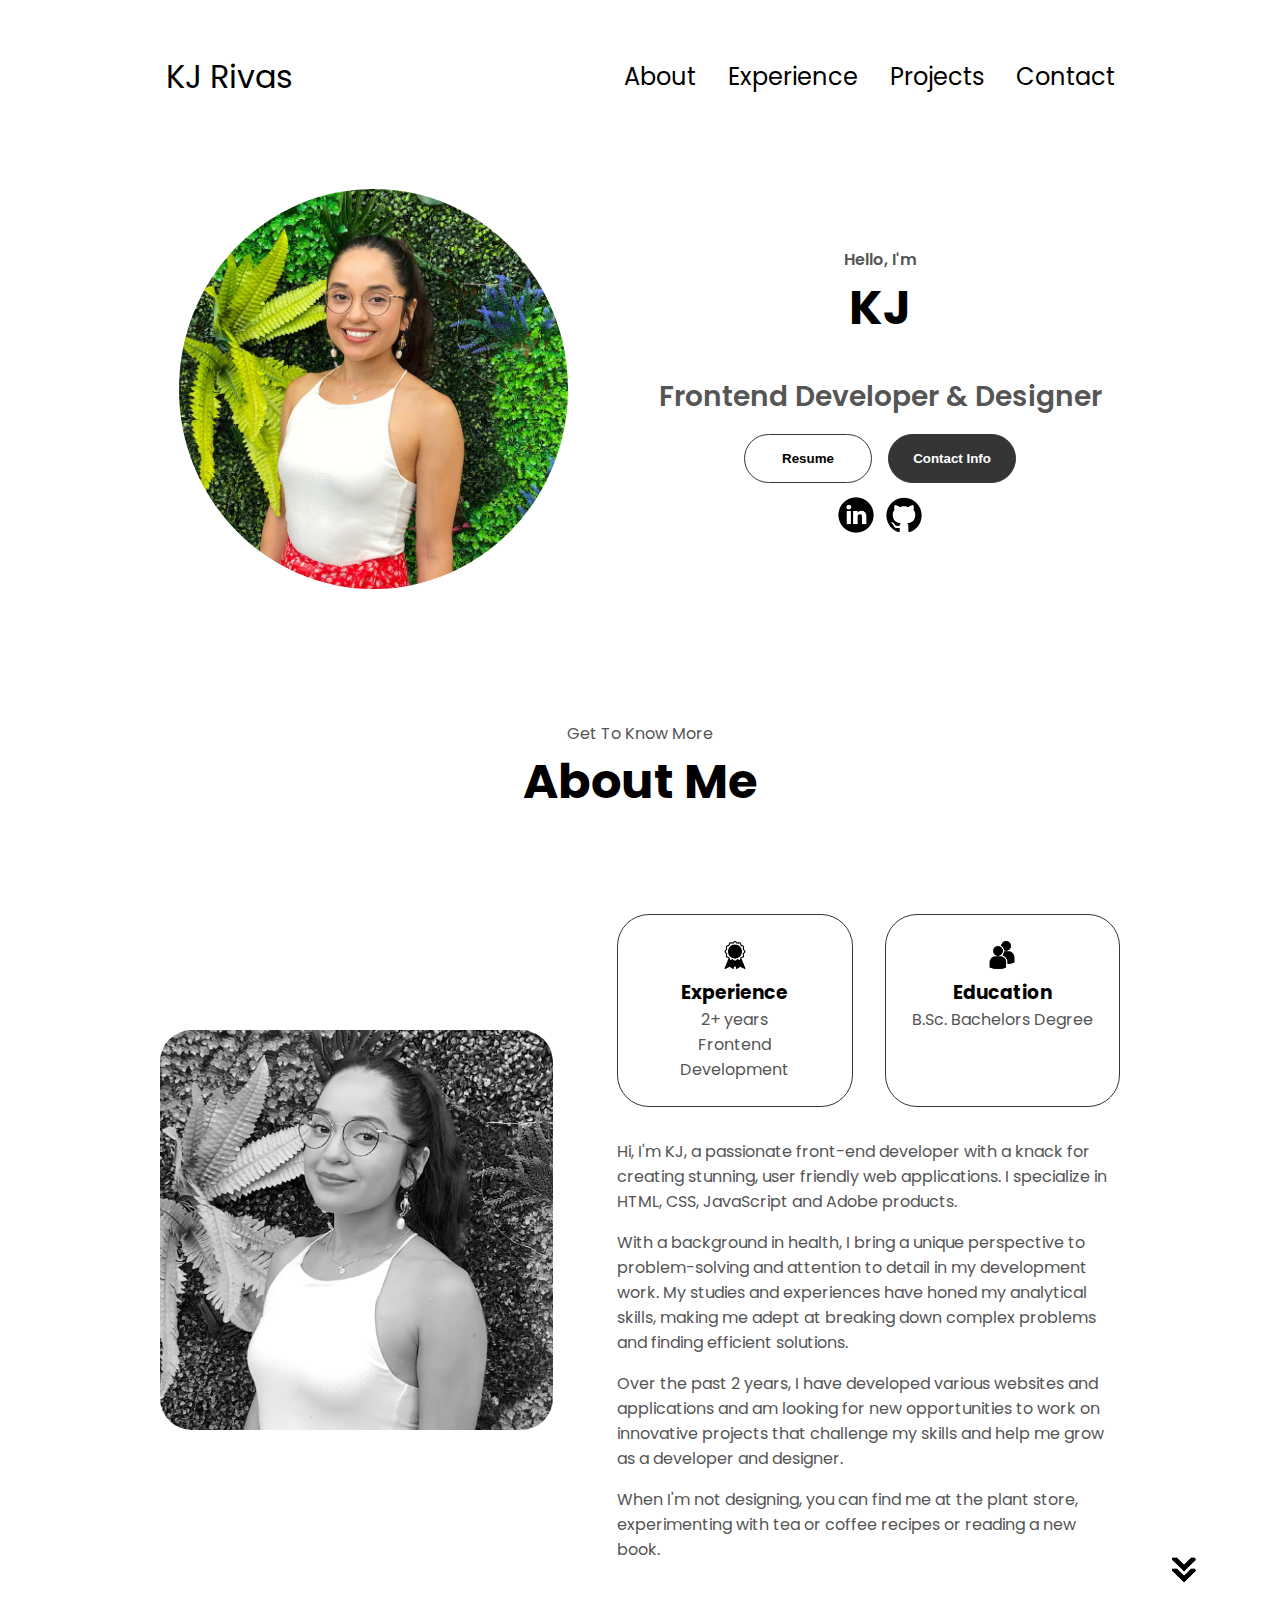
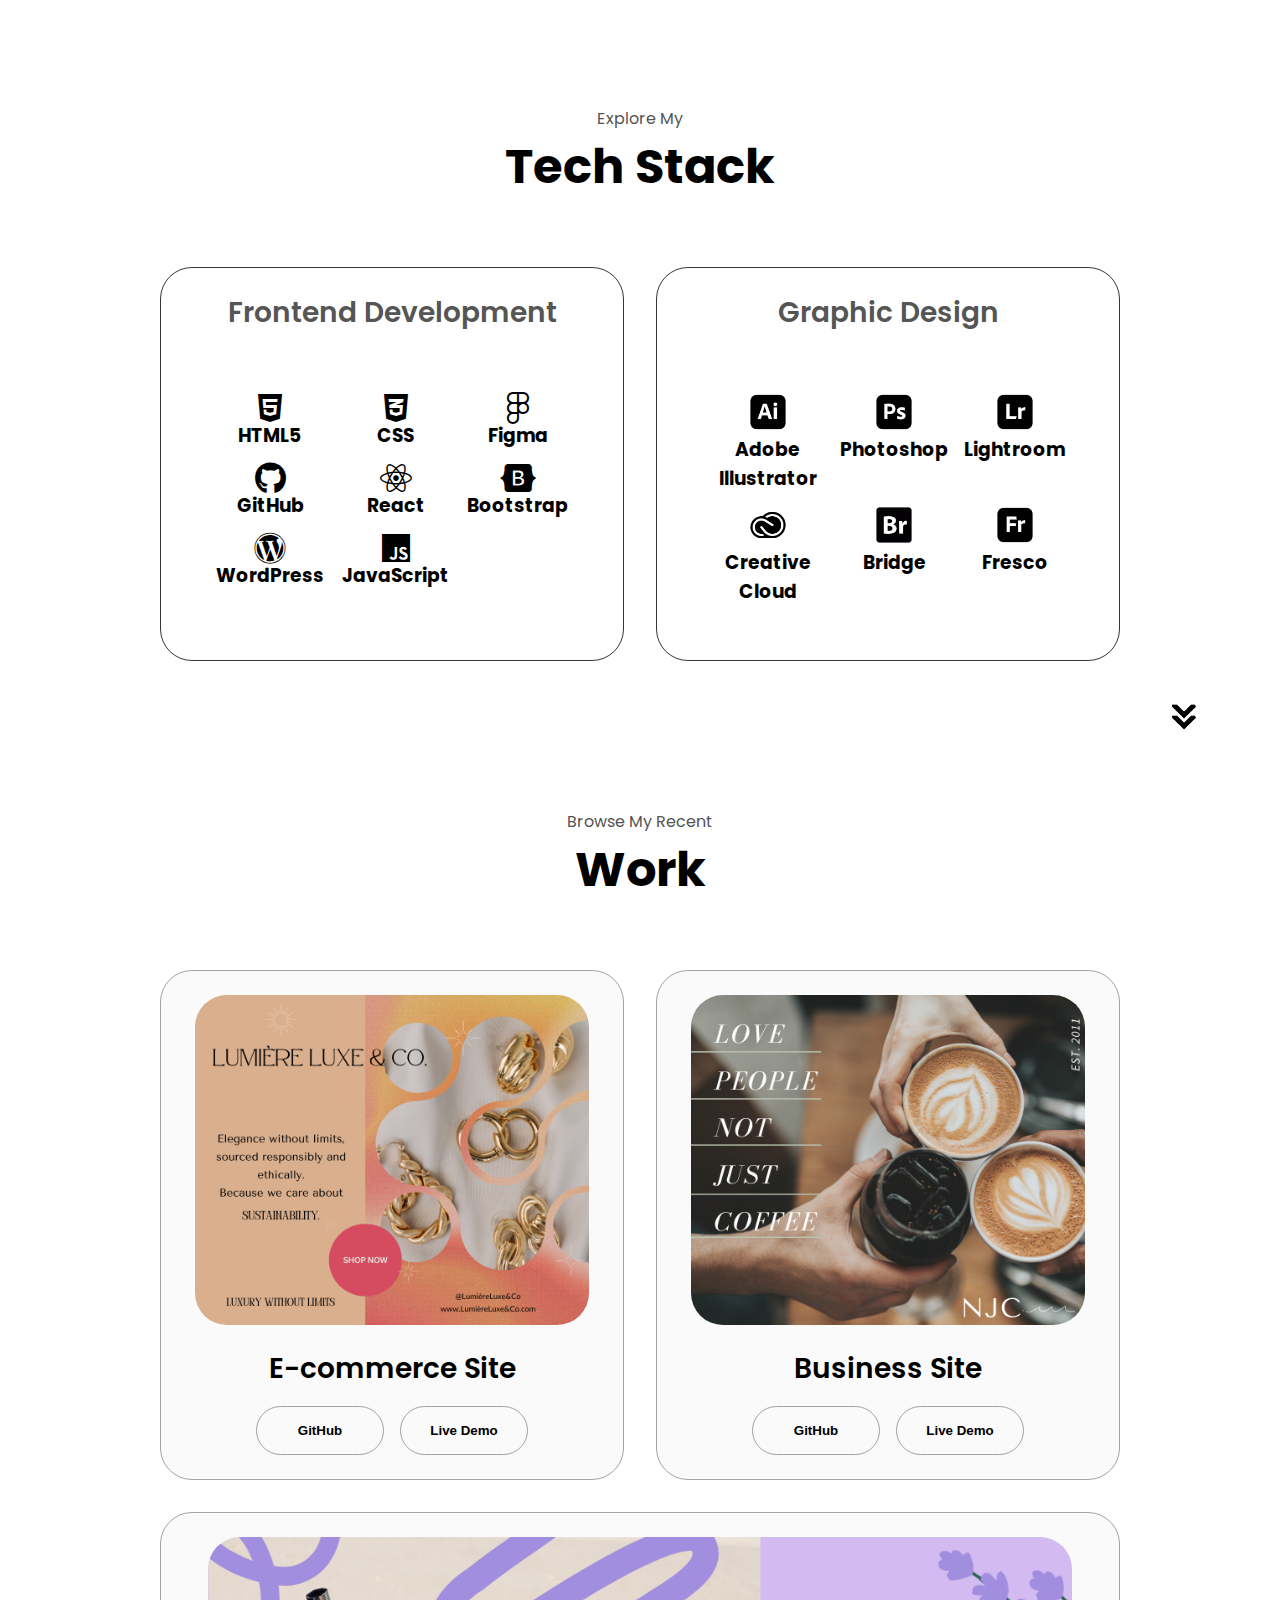
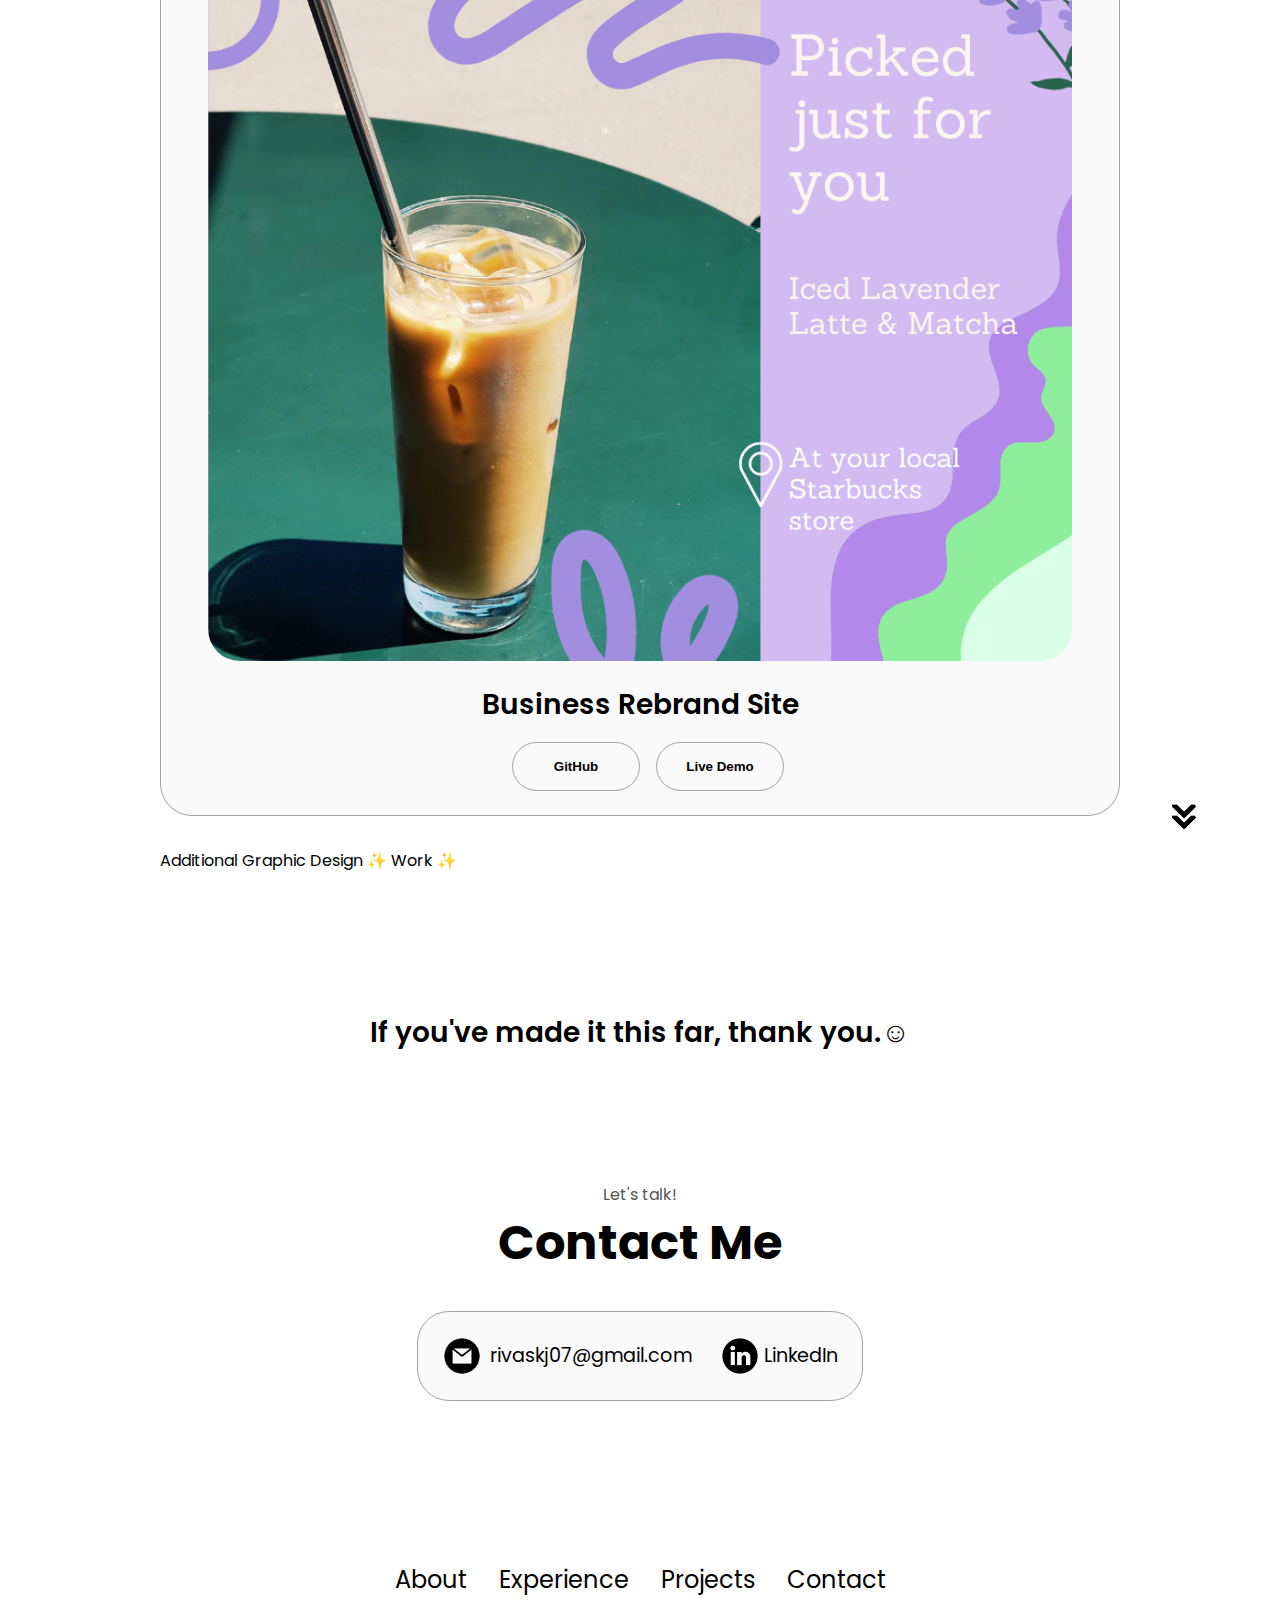
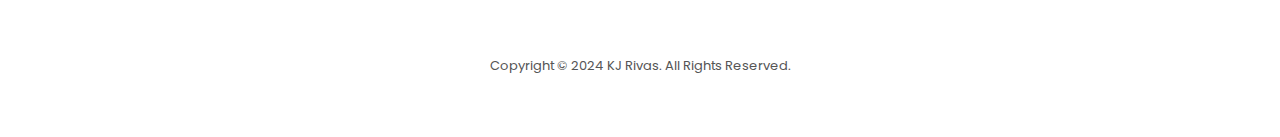
<file: index.html>
<!DOCTYPE html>
<html lang="en">
  <head>
    <meta charset="UTF-8" />
    <meta name="viewport" content="width=device-width, initial-scale=1.0" />
    <title>My Portfolio</title>
    <link rel="icon" type="image/png" href="favicon.ico" />
    <link rel="apple-touch-icon" sizes="180x180" href="/apple-touch-icon.png" />
    <link rel="icon" type="image/png" sizes="32x32" href="/favicon-32x32.png" />
    <link
      rel="icon"
      type="image/png"
      sizes="16x16"
      href="./favicon-16x16.png"
    />

    <link rel="manifest" href="/site.webmanifest" />

    <link rel="stylesheet" href="style.css" />
    <link rel="stylesheet" href="mediaqueries.css" />
    <link
      rel="stylesheet"
      href="https://cdnjs.cloudflare.com/ajax/libs/font-awesome/6.0.0-beta3/css/all.min.css"
    />
  </head>
  <body>
    <nav id="desktop-nav">
      <div class="logo"><a href="#">KJ Rivas</a></div>
      <div>
        <ul class="nav-links">
          <li><a href="#about">About</a></li>
          <li><a href="#experience">Experience</a></li>
          <li><a href="#projects">Projects</a></li>
          <li><a href="#contact">Contact</a></li>
        </ul>
      </div>
    </nav>
    <nav id="hamburger-nav">
      <div class="logo">KJ Rivas</div>
      <div class="hamburger-menu">
        <div class="hamburger-icon" onclick="toggleMenu()">
          <span></span>
          <span></span>
          <span></span>
        </div>
        <div class="menu-links">
          <li><a href="#about" onclick="toggleMenu()">About</a></li>
          <li><a href="#experience" onclick="toggleMenu()">Experience</a></li>
          <li><a href="#projects" onclick="toggleMenu()">Projects</a></li>
          <li><a href="#contact" onclick="toggleMenu()">Contact</a></li>
        </div>
      </div>
    </nav>
    <section id="profile">
      <div class="section__pic-container">
        <div class="layer-under"></div>
        <img
          src="./assets/IMG_8977.JPG"
          alt="Profile picture"
          id="profile-pic"
        />
      </div>
      <div class="section__text">
        <p class="section__text__p1">Hello, I'm</p>
        <h1 class="title">KJ</h1>
        <p class="section__text__p2">Frontend Developer & Designer</p>
        <div class="btn-container">
          <!-- resume needs to be downloaded as pdf -->
          <button
            class="btn btn-color-2"
            onclick="window.open('https://docsend.com/v/4zmwd/kjrivas-resume')"
          >
            Resume
          </button>
          <button class="btn btn-color-1" onclick="location.href='./#contact'">
            Contact Info
          </button>
        </div>
        <div id="socials-container">
          <img
            src="./assets/linkedin.png"
            alt="My LinkedIn Profile"
            class="icon"
            onclick="location.href='https://www.linkedin.com/in/kimberly-j-rivas/'"
          />
          <img
            src="./assets/github.png"
            alt="My GitHub Profile"
            class="icon"
            onclick="location.href='https://github.com/rivkj'"
          />
        </div>
      </div>
    </section>
    <section id="about">
      <p class="section__text__p1">Get To Know More</p>
      <h1 class="title">About Me</h1>
      <div class="section-container">
        <div class="section__pic-container">
          <img
            src="./assets/IMG_8976.JPG"
            alt="Profile picture"
            class="about-pic"
          />
        </div>
        <div class="about-details-container">
          <div class="about-containers">
            <div class="details-container">
              <img
                src="./assets/experience.png"
                alt="Experience icon"
                class="icon"
              />
              <h3>Experience</h3>
              <p>2+ years <br />Frontend Development</p>
            </div>
            <div class="details-container">
              <img
                src="./assets/education.png"
                alt="Education icon"
                class="icon"
              />
              <h3>Education</h3>
              <p>B.Sc. Bachelors Degree</p>
            </div>
          </div>
          <div class="text-container">
            <p>
              Hi, I'm KJ, a passionate front-end developer with a knack for
              creating stunning, user friendly web applications. I specialize in
              HTML, CSS, JavaScript and Adobe products.
            </p>
            <p>
              With a background in health, I bring a unique perspective to
              problem-solving and attention to detail in my development work. My
              studies and experiences have honed my analytical skills, making me
              adept at breaking down complex problems and finding efficient
              solutions.
            </p>
            <p>
              Over the past 2 years, I have developed various websites and
              applications and am looking for new opportunities to work on
              innovative projects that challenge my skills and help me grow as a
              developer and designer.
            </p>
            <p>
              When I'm not designing, you can find me at the plant store,
              experimenting with tea or coffee recipes or reading a new book.
            </p>
          </div>
        </div>
      </div>
      <img
        src="./assets/arrow.png"
        alt="Arrow icon for next section"
        class="icon arrow"
        onclick="location.href='./#experience'"
      />
    </section>
    <section id="experience">
      <p class="section__text__p1">Explore My</p>
      <h1 class="title">Tech Stack</h1>
      <div class="experience-details-container">
        <div class="about-containers">
          <div class="details-container">
            <h2 class="experience-sub-title">Frontend Development</h2>
            <div class="article-container">
              <article>
                <div class="icon-grid">
                  <div>
                    <i class="fa-brands fa-html5 fa-2xl" title="HTML"></i>
                    <h3>HTML5</h3>
                  </div>
                  <div>
                    <i class="fa-brands fa-css3-alt fa-2xl" title="CSS"></i>
                    <h3>CSS</h3>
                  </div>
                  <div>
                    <i class="fa-brands fa-figma fa-2xl" title="Figma"></i>
                    <h3>Figma</h3>
                  </div>
                  <div>
                    <i class="fa-brands fa-github fa-2xl" title="GitHub"></i>
                    <h3>GitHub</h3>
                  </div>
                  <div>
                    <i class="fa-brands fa-react fa-2xl" title="React"></i>
                    <h3>React</h3>
                  </div>
                  <div>
                    <i
                      class="fa-brands fa-bootstrap fa-2xl"
                      title="Bootstrap"
                    ></i>
                    <h3>Bootstrap</h3>
                  </div>
                  <div>
                    <i
                      class="fa-brands fa-wordpress fa-2xl"
                      title="WordPress"
                    ></i>
                    <h3>WordPress</h3>
                  </div>
                  <div>
                    <i class="fa-brands fa-js fa-2xl" title="JavaScript"></i>
                    <h3>JavaScript</h3>
                  </div>
                </div>
              </article>
            </div>
          </div>

          <div class="details-container">
            <h2 class="experience-sub-title">Graphic Design</h2>
            <div class="article-container">
              <article>
                <div class="icon-grid">
                  <div>
                    <img
                      src="./assets/illustrator.png"
                      alt="adobe-illustrator"
                      class="icon"
                      title="Adobe Illustrator"
                    />
                    <h3>
                      Adobe<br />
                      Illustrator
                    </h3>
                  </div>
                  <div>
                    <img
                      src="./assets/photoshop.png"
                      alt="adobe-photoshop"
                      class="icon"
                      title="Adobe Photoshop"
                    />
                    <h3>Photoshop</h3>
                  </div>
                  <div>
                    <img
                      src="./assets/photoshop-lightroom.png"
                      alt="adobe-illustrator-lightroom"
                      class="icon"
                      title="Adobe Photoshop Lightroom"
                    />
                    <h3>Lightroom</h3>
                  </div>
                  <div>
                    <img
                      src="./assets/creative-cloud.png"
                      alt="adobe-creative-cloud"
                      class="icon"
                      title="Adobe creative cloud"
                    />
                    <h3>Creative Cloud</h3>
                  </div>
                  <div>
                    <img
                      src="./assets/adobe-bridge.png"
                      alt="adobe-bridge"
                      class="icon"
                      title="Adobe Bridge"
                    />
                    <h3>Bridge</h3>
                  </div>
                  <div>
                    <img
                      src="./assets/adobe-fresco.png"
                      alt="adobe-fresco"
                      class="icon"
                      title="Adobe Fresco"
                    />
                    <h3>Fresco</h3>
                  </div>
                </div>
              </article>
            </div>
          </div>
        </div>
      </div>
      <img
        src="./assets/arrow.png"
        alt="Arrow icon for next section"
        class="icon arrow"
        onclick="location.href='./#projects'"
      />
    </section>
    <section id="projects">
      <p class="section__text__p1">Browse My Recent</p>
      <h1 class="title">Work</h1>
      <div class="experience-details-container">
        <div class="about-containers">
          <div class="details-container color-container">
            <div class="article-container">
              <img
                src="./assets/LL&C-thumbnail.png"
                alt="Project 1"
                class="project-img"
              />
            </div>
            <h2 class="experience-sub-title project-title">E-commerce Site</h2>
            <div class="btn-container">
              <a
                href="https://github.com/rivkj/ecomm-home-site"
                target="_blank"
              >
                <button class="btn btn-color-2 project-btn">GitHub</button>
              </a>
              <a href="./demo.html#project-1">
                <button class="btn btn-color-2 project-btn">Live Demo</button>
              </a>
            </div>
          </div>
          <div class="details-container color-container">
            <div class="article-container">
              <img
                src="./assets/njc-thumbnail(1).png"
                alt="Project 2"
                class="project-img"
              />
            </div>
            <h2 class="experience-sub-title project-title">Business Site</h2>
            <div class="btn-container">
              <a
                href="https://github.com/rivkj/business-site-starting"
                target="_blank"
                ><button class="btn btn-color-2 project-btn">GitHub</button>
              </a>

              <a href="./demo.html#project-2">
                <button class="btn btn-color-2 project-btn">Live Demo</button>
              </a>
            </div>
          </div>
          <div class="details-container color-container">
            <div class="article-container">
              <img
                src="./assets/starbucks-drinks.png"
                alt="Project 3"
                class="project-img"
              />
            </div>
            <h2 class="experience-sub-title project-title">
              Business Rebrand Site
            </h2>
            <div class="btn-container">
              <a
                href="https://github.com/rivkj/Starbucks-landing-page"
                target="_blank"
              ></a>
              <button
                class="btn btn-color-2 project-btn"
                onclick="location.href='https://github.com/rivkj/Starbucks-landing-page'"
              >
                GitHub
              </button>
              <a href="./demo.html#project-3">
                <button class="btn btn-color-2 project-btn">Live Demo</button>
              </a>
            </div>
          </div>
        </div>
      </div>
      <img
        src="./assets/arrow.png"
        alt="Arrow icon for next section"
        class="icon arrow"
        onclick="location.href='./#contact'"
      />
      <div>
        Additional Graphic Design ✨
        <a href="https://rivaskj07.myportfolio.com" target="_blank">Work</a> ✨
      </div>
    </section>
    <section id="contact">
      <h2 class="contact-sub-title">If you've made it this far, thank you.☺</h2>
      <p class="section__text__p1">Let's talk!</p>
      <h1 class="title">Contact Me</h1>
      <div class="contact-info-upper-container contact-container">
        <div class="contact-info-container">
          <img
            src="./assets/email.png"
            alt="Email icon"
            class="icon contact-icon email-icon"
          />
          <p><a href="mailto:rivaskj07@gmail.com">rivaskj07@gmail.com</a></p>
        </div>
        <div class="contact-info-container">
          <img
            src="./assets/linkedin.png"
            alt="LinkedIn icon"
            class="icon contact-icon"
          />
          <p>
            <a href="https://www.linkedin.com/in/kimberly-j-rivas/">LinkedIn</a>
          </p>
        </div>
      </div>
    </section>
    <footer>
      <nav>
        <div class="nav-links-container">
          <ul class="nav-links">
            <li><a href="#about">About</a></li>
            <li><a href="#experience">Experience</a></li>
            <li><a href="#projects">Projects</a></li>
            <li><a href="#contact">Contact</a></li>
          </ul>
        </div>
      </nav>
      <p>Copyright &#169; 2024 KJ Rivas. All Rights Reserved.</p>
    </footer>
    <script src="script.js"></script>
  </body>
</html>
</file>
<file: style.css>
/* General */

@import url("https://fonts.googleapis.com/css2?family=Poppins:wght@300;400;500;600&display=swap");

* {
  box-sizing: border-box;
  margin: 0;
  padding: 0;
}

body {
  font-family: "Poppins", sans-serif;
}

html {
  scroll-behavior: smooth;
}

p {
  color: rgb(85, 85, 85);
}

/* Transition */

a,
.btn {
  transition: all 300ms ease;
}

/* Nav */

nav,
.nav-links {
  display: flex;
}

nav {
  justify-content: space-around;
  align-items: center;
  height: 17vh;
}

.nav-links {
  gap: 2rem;
  list-style: none;
  font-size: 1.5rem;
}

a {
  color: black;
  text-decoration: none;
  text-decoration-color: white;
}

a:hover {
  color: rgb(85, 132, 89);
  text-decoration: underline;
  text-underline-offset: 1rem;
  text-decoration-color: rgb(85, 132, 89);
}

.logo {
  font-size: 2rem;
}

.logo:hover {
  cursor: default;
}

/* Hamburger Menu */

#hamburger-nav {
  display: none;
}

.hamburger-menu {
  position: relative;
  display: inline-block;
}

.hamburger-icon {
  display: flex;
  flex-direction: column;
  justify-content: space-between;
  height: 24px;
  width: 30px;
  cursor: pointer;
}

.hamburger-icon span {
  width: 100%;
  height: 2px;
  background-color: black;
  transition: all 0.3 ease-in-out;
}

.menu-links {
  position: absolute;
  top: 100%;
  right: 0%;
  background-color: white;
  width: fit-content;
  max-height: 0;
  overflow: hidden;
  transition: all 0.5 ease-in-out;
}

.menu-links a {
  display: block;
  padding: 10px;
  text-align: center;
  font-size: 1.5rem;
  color: black;
  text-decoration: none;
  transition: all 2s ease-in-out;
}

.menu-links li {
  list-style: none;
}

.menu-links.open {
  max-height: 300px;
}

.hamburger-icon.open span:first-child {
  transform: rotate(45deg) translate(10px, 5px);
  transition: transform 0.4s ease-out;
}

.hamburger-icon.open span:nth-child(2) {
  opacity: 0;
}

.hamburger-icon.open span:last-child {
  transform: rotate(-45deg) translate(10px, -5px);
  transition: transform 0.4s ease-out;
}

.hamburger-icon span:first-child {
  transform: none;
}

.hamburger-icon span:first-child {
  opacity: 1;
}

.hamburger-icon span:first-child {
  transform: none;
}

/* Section */

section {
  height: auto;
  padding-top: 4vh;
  margin: 0 10rem;
  min-height: fit-content;
}

#profile,
.section-container {
  display: flex;
}

.section-container {
  padding: 3rem 0;
}

/* Profile Section */

#profile {
  justify-content: center;
  gap: 5rem;
  height: 80vh;
}

.section__pic-container {
  display: flex;
  height: 400px;
  width: 400px;
  margin: auto 0;
}

.section__text {
  align-self: center;
  text-align: center;
}

.section__text p {
  font-weight: 600;
}

.section__text__p1 {
  text-align: center;
}

.section__text__p2 {
  font-size: 1.75rem;
  margin-bottom: 1rem;
}

.title {
  font-size: 3rem;
  text-align: center;
  margin-bottom: 2rem;
}

#socials-container {
  display: flex;
  justify-content: center;
  margin-top: 1rem;
  gap: 1rem;
}

/* Icons */

.icon {
  cursor: pointer;
  height: 2rem;
}

/* Images */
#profile-pic {
  border-radius: 50%;
}

.about-pic {
  filter: grayscale(100%);
}

/* Buttons */

.btn-container {
  display: flex;
  justify-content: center;
  gap: 1rem;
}

.btn {
  font-weight: 600;
  transition: all 300ms ease;
  padding: 1rem;
  width: 8rem;
  border-radius: 2rem;
}

.btn-color-1,
.btn-color-2 {
  border: rgb(53, 53, 53) 0.1rem solid;
}

.btn-color-1:hover,
.btn-color-2:hover {
  cursor: pointer;
}

.btn-color-1,
.btn-color-2:hover {
  background: rgb(53, 53, 53);
  color: white;
}

.btn-color-1:hover {
  background: rgb(0, 0, 0);
}

.btn-color-2 {
  background: none;
}

.btn-color-2:hover {
  border: rgb(255, 255, 255) 0.1rem solid;
}

/* About Section */

#about {
  position: relative;
}

.about-containers {
  gap: 2rem;
  margin: 2rem 0;
}

.about-details-container {
  justify-content: center;
  flex-direction: column;
}

.about-containers,
.about-details-container {
  display: flex;
}

.about-pic {
  border-radius: 2rem;
}

.arrow {
  position: absolute;
  right: -5rem;
  bottom: 2.5rem;
}

.details-container {
  padding: 1.5rem;
  flex: 1;
  background: white;
  border-radius: 2rem;
  border: 0.1rem solid rgb(53, 53, 53);
  text-align: center;
  width: 100%;
  max-width: 1200px;
  margin: 0 auto;
}

.section-container {
  gap: 4rem;
  height: 80%;
}

.section-container:first-of-type {
  padding-top: 2rem;
}

.section__pic-container {
  height: 400px;
  width: 400px;
}

.text-container p {
  padding-bottom: 1rem;
}

/* Experience Section  */

#experience {
  position: relative; /* position needed for arrow */
  padding: 5rem 0;
}

.experience-sub-title {
  color: rgb(85, 85, 85);
  font-weight: 600;
  font-size: 1.75rem;
  margin-bottom: 2rem;
}

.experience-details-container {
  display: flex;
  justify-content: center;
  flex-direction: column;
  width: 100%;
}

.icon-grid {
  cursor: default;
  display: grid;
  grid-template-columns: auto auto auto;
  gap: 1rem;
  padding: 30px;
  text-align: center;
}

/* Icons inside the article container */
.icon-grid i {
  font-size: 2rem;
  color: #000;
  transition: transform 0.3s ease-in-out;
}

.icon,
.icon-grid i:hover {
  transform: scale(1.1);
  color: #007bff;
}

/* Projects */

#projects {
  position: relative;
}

.color-container {
  border-color: rgb(163, 163, 163);
  background: rgb(250, 250, 250);
}

.project-img {
  border-radius: 2rem;
  width: 95%;
  height: 95%;
}

.project-title {
  margin: 1rem;
  color: #000;
}

.project-btn {
  color: #000;
  border-color: rgb(163, 163, 163);
}

/* Contact */

.contact-sub-title {
  display: inline-block;
  justify-content: center;
  font-weight: 600;
  font-size: 1.75rem;
  padding-bottom: 8rem;
  text-align: center;
}

#contact {
  display: flex;
  justify-content: center;
  flex-direction: column;
  height: 70vh;
}

.contact-info-upper-container {
  display: flex;
  justify-content: center;
  border-radius: 2rem;
  border: 0.1rem solid rgb(53, 53, 53);
  border-color: rgb(163, 163, 163);
  background: rgb(250, 250, 250);
  margin: 2rem, auto;
  padding: 0.5rem;
}

.contact-container {
  max-width: 80%;
  margin: 0 auto;
}

.contact-info-container {
  display: flex;
  align-items: center;
  justify-content: center;
  gap: 0.5rem;
  margin: 1rem;
}

.contact-info-container p {
  font-size: larger;
}

.contact-icon {
  cursor: default;
}

.email-icon {
  height: 2.5rem;
}

/* Demo Page */

#lumiere-vid {
  height: auto;
  max-width: 100%;
  padding-right: 1rem;
}

#business-site {
  height: auto;
  max-width: 100%;
  padding: 3rem 1rem 0 0;
}

#landing-page {
  height: auto;
  max-width: 100%;
}

/* Footer */

footer {
  height: 26vh;
  margin: 0 1rem;
}

footer p {
  font-size: small;
  text-align: center;
}
</file>
<file: mediaqueries.css>
@media screen and (max-width: 1400px) {
  #profile {
    height: auto;
    margin-bottom: 6rem;
  }

  .about-containers {
    flex-wrap: wrap;
  }
}

@media screen and (max-width: 1325px) {
  .section-container {
    margin-bottom: 2rem;
  }
}

@media screen and (max-width: 1300px) {
  #experience {
    margin-top: 5rem;
    padding-top: 0;
  }
}

@media screen and (max-width: 1225px) {
  #desktop-nav {
    display: none;
  }

  #hamburger-nav {
    display: flex;
  }

  #experience,
  .experience-details-container {
    margin-top: 2rem;
  }

  #profile,
  .section-container {
    display: block;
  }

  .arrow {
    display: none;
  }

  section,
  .section-container {
    height: auto;
  }

  section {
    margin: 0 5%;
  }

  .section__pic-container {
    width: 275px;
    height: 275px;
    margin: 0 auto 2rem;
  }
}

@media screen and (max-width: 900px) {
  .icon-grid {
    grid-template-columns: repeat(auto-fit, minmax(100px, 1fr));
    gap: 3rem;
  }

  .icon-grid i {
    font-size: 1.5rem;
  }
}

@media screen and (max-width: 700px) {
  .logo {
    font-size: 1.5rem;
  }

  .section__pic-container {
    width: auto;
    height: 46vw;
    justify-content: center;
  }

  .title {
    font-size: 2rem;
  }

  .section__text__p2 {
    font-size: 1.25rem;
  }

  #about {
    margin-top: 2rem;
  }

  .text-container {
    text-align: justify;
  }

  footer nav {
    flex-direction: column;
    align-items: center;
    height: fit-content;
    margin: 2rem 0;
  }

  .nav-links {
    flex-direction: column;
    gap: 0.5rem;
    margin: 0.5rem 0;
    text-align: center;
  }

  footer .nav-links a {
    font-size: 0.875rem;
  }

  #profile {
    height: 83vh;
    margin-bottom: 0;
  }

  article {
    font-size: 1rem;
  }

  .about-containers,
  .contact-info-upper-container,
  .btn-container {
    flex-wrap: wrap;
  }
}
</file>
